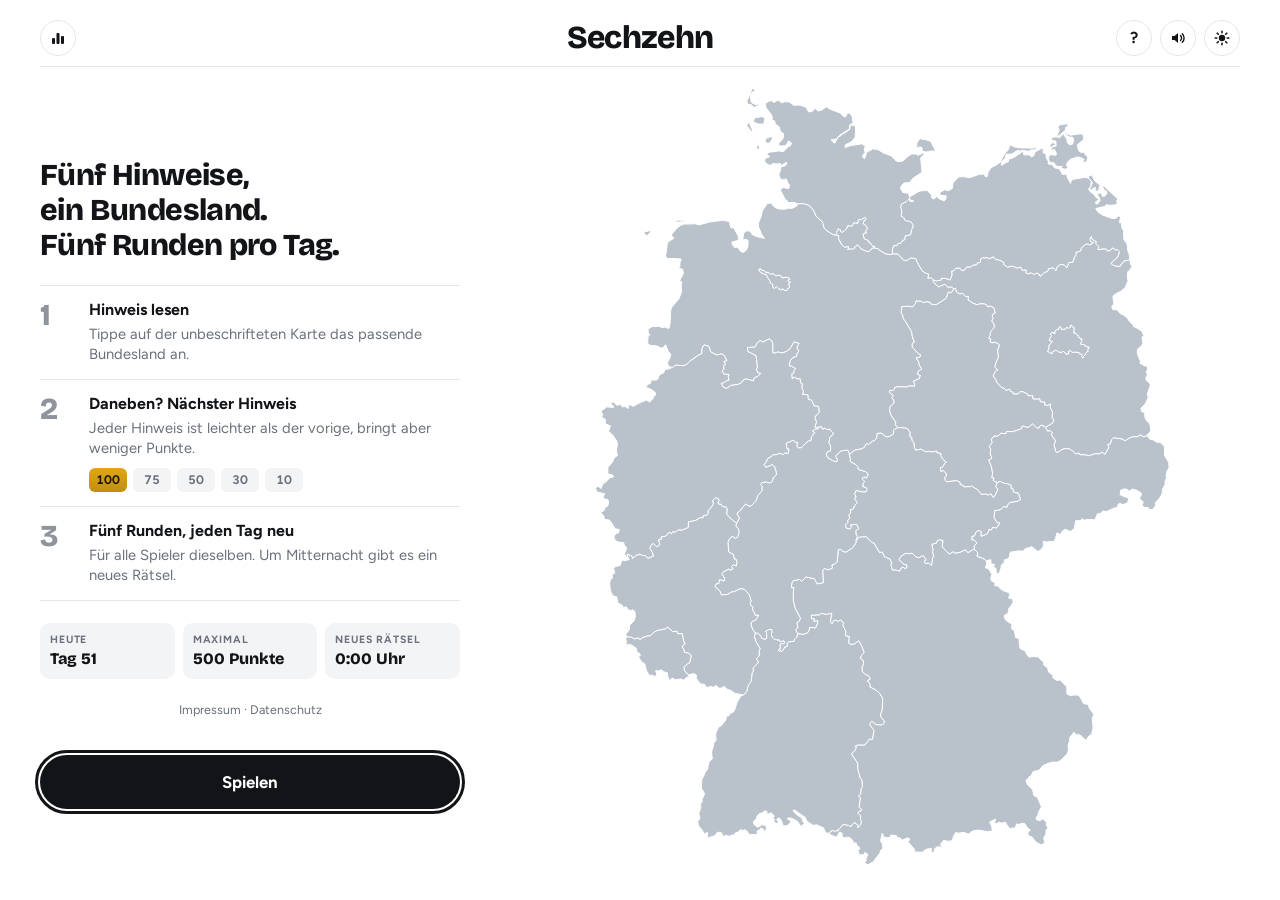
<file: sechzehn/index.html>
<!doctype html>
<html lang="de">
<head>
<meta charset="utf-8">
<meta name="viewport" content="width=device-width, initial-scale=1, viewport-fit=cover">
<title>Sechzehn</title>
<meta name="description" content="Fünf Hinweise, ein Bundesland. Jeden Tag ein neues Rätsel.">
<!-- Link-Vorschau. %SITE_URL% setzt der Veröffentlichungs-Workflow (.github/workflows/pages.yml) aus CONFIG.SITE_URL in app.js ein,
     damit die Adresse nur an einer Stelle steht. Lokal bleibt der Platzhalter stehen (stört nicht). -->
<meta property="og:type" content="website">
<meta property="og:locale" content="de_DE">
<meta property="og:site_name" content="Sechzehn">
<meta property="og:title" content="Sechzehn">
<meta property="og:description" content="Fünf Hinweise, ein Bundesland. Jeden Tag ein neues Rätsel.">
<meta property="og:url" content="%SITE_URL%/">
<meta property="og:image" content="%SITE_URL%/assets/brand/og-image.png">
<meta property="og:image:width" content="1200">
<meta property="og:image:height" content="630">
<meta property="og:image:alt" content="Sechzehn – das tägliche Bundesländer-Rätsel">
<meta name="twitter:card" content="summary_large_image">
<meta name="twitter:title" content="Sechzehn">
<meta name="twitter:description" content="Fünf Hinweise, ein Bundesland. Jeden Tag ein neues Rätsel.">
<meta name="twitter:image" content="%SITE_URL%/assets/brand/og-image.png">
<!-- Symbole und Web-App -->
<link rel="icon" href="assets/brand/favicon.ico" sizes="any">
<link rel="icon" href="assets/brand/favicon-32.png" type="image/png" sizes="32x32">
<link rel="apple-touch-icon" href="assets/brand/apple-touch-icon.png">
<link rel="manifest" href="manifest.webmanifest">
<meta name="theme-color" content="#111315">
<script>
  // Hell/Dunkel vor dem ersten Zeichnen festlegen, damit beim Laden nichts aufblitzt. Ohne eigene Wahl gilt die Systemeinstellung.
  // Im Entwicklermodus (nur lokal) erzwingt ?theme=light|dark den Modus, ohne ihn zu speichern (für Screenshots).
  (function () {
    var t = null, q = location.search, local = /^(localhost|127\.0\.0\.1|\[::1\]|)$/.test(location.hostname);
    try { t = localStorage.getItem('sechzehn-theme'); } catch (e) { }
    var m = local && /[?&]dev=1(&|$)/.test(q) && q.match(/[?&]theme=(light|dark)(&|$)/);
    if (m) t = m[1];
    if (t === 'light' || t === 'dark') document.documentElement.setAttribute('data-theme', t);
  })();
</script>
<link rel="preload" href="assets/fonts/bricolage-grotesque-latin.woff2" as="font" type="font/woff2" crossorigin>
<link rel="preload" href="assets/fonts/figtree-latin.woff2" as="font" type="font/woff2" crossorigin>
<link rel="stylesheet" href="style.css">
</head>
<body>
<div class="app">
  <div class="top">
    <div class="tools">
      <button class="iconbtn" id="statsbtn" type="button" aria-label="Statistik" aria-haspopup="dialog" aria-expanded="false"><svg viewBox="0 0 16 16" width="16" height="16" aria-hidden="true"><rect x="2" y="8" width="3" height="6" rx="1"/><rect x="6.5" y="3" width="3" height="11" rx="1"/><rect x="11" y="6" width="3" height="8" rx="1"/></svg></button>
      <button class="iconbtn diabtn" id="diabtn" type="button" aria-haspopup="dialog" hidden><span></span></button>
    </div>
    <h1>Sechzehn</h1>
    <div class="tools right">
      <button class="iconbtn" id="help" type="button" aria-label="Spielregeln">?</button>
      <button class="iconbtn" id="soundbtn" type="button" aria-label="Ton aus">
        <svg class="on" viewBox="0 0 16 16" width="16" height="16" aria-hidden="true"><path d="M2 6h2.6L8 3v10L4.6 10H2z"/><path d="M10.5 5.6a3.2 3.2 0 0 1 0 4.8M12.3 3.8a5.8 5.8 0 0 1 0 8.4" fill="none" stroke="currentColor" stroke-width="1.4" stroke-linecap="round"/></svg>
        <svg class="off" viewBox="0 0 16 16" width="16" height="16" aria-hidden="true"><path d="M2 6h2.6L8 3v10L4.6 10H2z"/><path d="M10.5 6l3.5 4M14 6l-3.5 4" fill="none" stroke="currentColor" stroke-width="1.4" stroke-linecap="round"/></svg>
      </button>
      <button class="iconbtn" id="themebtn" type="button" aria-label="Zum dunklen Modus wechseln">
        <svg class="sun" viewBox="0 0 16 16" width="16" height="16" aria-hidden="true"><circle cx="8" cy="8" r="3.2"/><g stroke="currentColor" stroke-width="1.6" stroke-linecap="round"><path d="M8 1.2v1.6M8 13.2v1.6M1.2 8h1.6M13.2 8h1.6M3.2 3.2l1.1 1.1M11.7 11.7l1.1 1.1M3.2 12.8l1.1-1.1M11.7 4.3l1.1-1.1"/></g></svg>
        <svg class="moon" viewBox="0 0 16 16" width="16" height="16" aria-hidden="true"><path d="M13.6 10.2A6 6 0 0 1 5.8 2.4a6 6 0 1 0 7.8 7.8z"/></svg>
      </button>
    </div>
  </div>
  <div id="sheet" hidden></div>
  <div class="status">
    <div class="pips" id="pips"></div>
    <div class="score" id="score"><b id="total">0</b><span>Punkte</span></div>
  </div>
  <div id="main"></div>
  <div class="bar"><div class="in" id="bar"></div></div>
</div>
<script src="sound.js"></script>
<script src="teilen.js"></script>
<script src="app.js"></script>
</body>
</html>
</file>
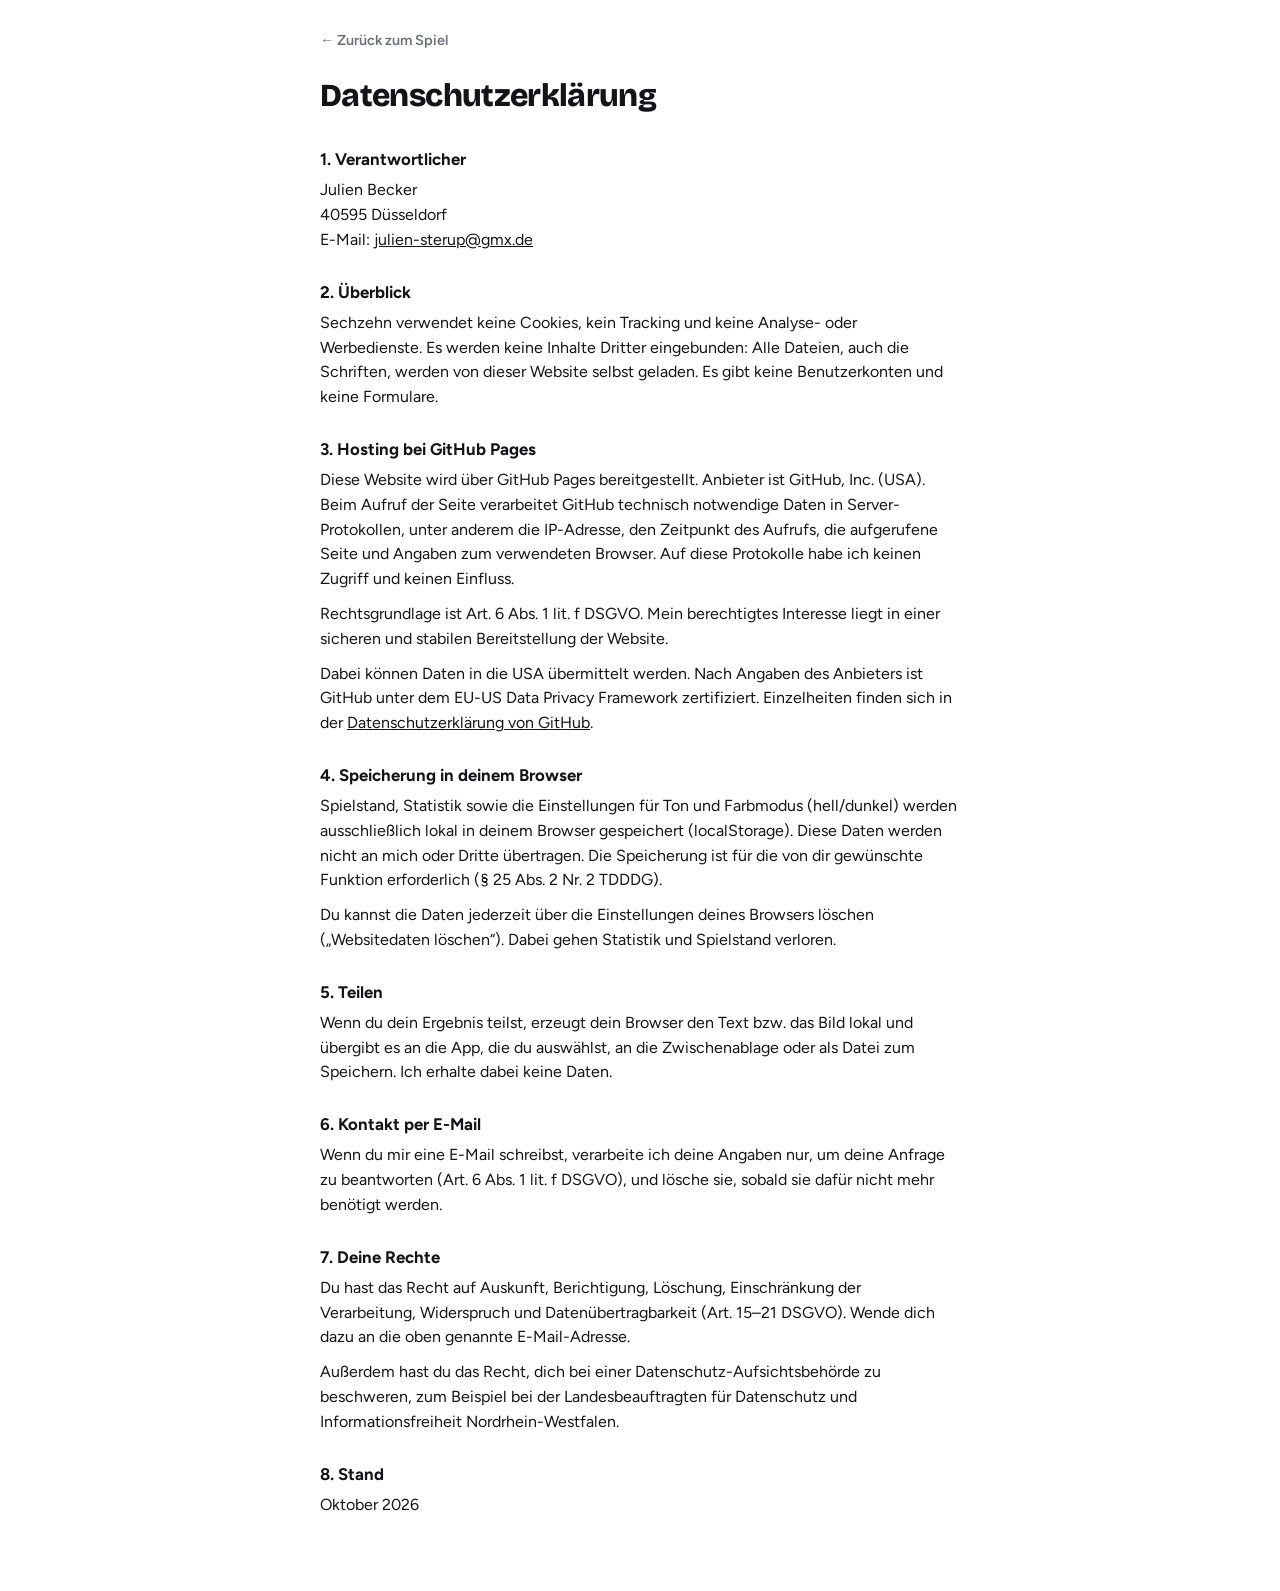
<file: sechzehn/datenschutz.html>
<!doctype html>
<html lang="de">
<head>
<meta charset="utf-8">
<meta name="viewport" content="width=device-width, initial-scale=1, viewport-fit=cover">
<title>Datenschutz · Sechzehn</title>
<meta name="robots" content="noindex">
<link rel="icon" href="assets/brand/favicon.ico" sizes="any">
<link rel="icon" href="assets/brand/favicon-32.png" type="image/png" sizes="32x32">
<script>
  (function () { var t = null; try { t = localStorage.getItem('sechzehn-theme'); } catch (e) { } if (t === 'light' || t === 'dark') document.documentElement.setAttribute('data-theme', t); })();
</script>
<link rel="stylesheet" href="style.css">
</head>
<body class="legalpage">
<main class="legal">
  <p class="back"><a href="./">← Zurück zum Spiel</a></p>
  <h1>Datenschutzerklärung</h1>

  <h2>1. Verantwortlicher</h2>
  <p>Julien Becker<br>40595 Düsseldorf<br>E-Mail: <a href="mailto:julien-sterup@gmx.de">julien-sterup@gmx.de</a></p>

  <h2>2. Überblick</h2>
  <p>Sechzehn verwendet keine Cookies, kein Tracking und keine Analyse- oder Werbedienste. Es werden keine Inhalte Dritter eingebunden: Alle Dateien, auch die Schriften, werden von dieser Website selbst geladen. Es gibt keine Benutzerkonten und keine Formulare.</p>

  <h2>3. Hosting bei GitHub Pages</h2>
  <p>Diese Website wird über GitHub Pages bereitgestellt. Anbieter ist GitHub, Inc. (USA). Beim Aufruf der Seite verarbeitet GitHub technisch notwendige Daten in Server-Protokollen, unter anderem die IP-Adresse, den Zeitpunkt des Aufrufs, die aufgerufene Seite und Angaben zum verwendeten Browser. Auf diese Protokolle habe ich keinen Zugriff und keinen Einfluss.</p>
  <p>Rechtsgrundlage ist Art. 6 Abs. 1 lit. f DSGVO. Mein berechtigtes Interesse liegt in einer sicheren und stabilen Bereitstellung der Website.</p>
  <p>Dabei können Daten in die USA übermittelt werden. Nach Angaben des Anbieters ist GitHub unter dem EU-US Data Privacy Framework zertifiziert. Einzelheiten finden sich in der <a href="https://docs.github.com/de/site-policy/privacy-policies/github-general-privacy-statement" rel="noopener">Datenschutzerklärung von GitHub</a>.</p>

  <h2>4. Speicherung in deinem Browser</h2>
  <p>Spielstand, Statistik sowie die Einstellungen für Ton und Farbmodus (hell/dunkel) werden ausschließlich lokal in deinem Browser gespeichert (localStorage). Diese Daten werden nicht an mich oder Dritte übertragen. Die Speicherung ist für die von dir gewünschte Funktion erforderlich (§ 25 Abs. 2 Nr. 2 TDDDG).</p>
  <p>Du kannst die Daten jederzeit über die Einstellungen deines Browsers löschen („Websitedaten löschen“). Dabei gehen Statistik und Spielstand verloren.</p>

  <h2>5. Teilen</h2>
  <p>Wenn du dein Ergebnis teilst, erzeugt dein Browser den Text bzw. das Bild lokal und übergibt es an die App, die du auswählst, an die Zwischenablage oder als Datei zum Speichern. Ich erhalte dabei keine Daten.</p>

  <h2>6. Kontakt per E-Mail</h2>
  <p>Wenn du mir eine E-Mail schreibst, verarbeite ich deine Angaben nur, um deine Anfrage zu beantworten (Art. 6 Abs. 1 lit. f DSGVO), und lösche sie, sobald sie dafür nicht mehr benötigt werden.</p>

  <h2>7. Deine Rechte</h2>
  <p>Du hast das Recht auf Auskunft, Berichtigung, Löschung, Einschränkung der Verarbeitung, Widerspruch und Datenübertragbarkeit (Art. 15–21 DSGVO). Wende dich dazu an die oben genannte E-Mail-Adresse.</p>
  <p>Außerdem hast du das Recht, dich bei einer Datenschutz-Aufsichtsbehörde zu beschweren, zum Beispiel bei der Landesbeauftragten für Datenschutz und Informationsfreiheit Nordrhein-Westfalen.</p>

  <h2>8. Stand</h2>
  <p>Oktober 2026</p>
</main>
</body>
</html>
</file>
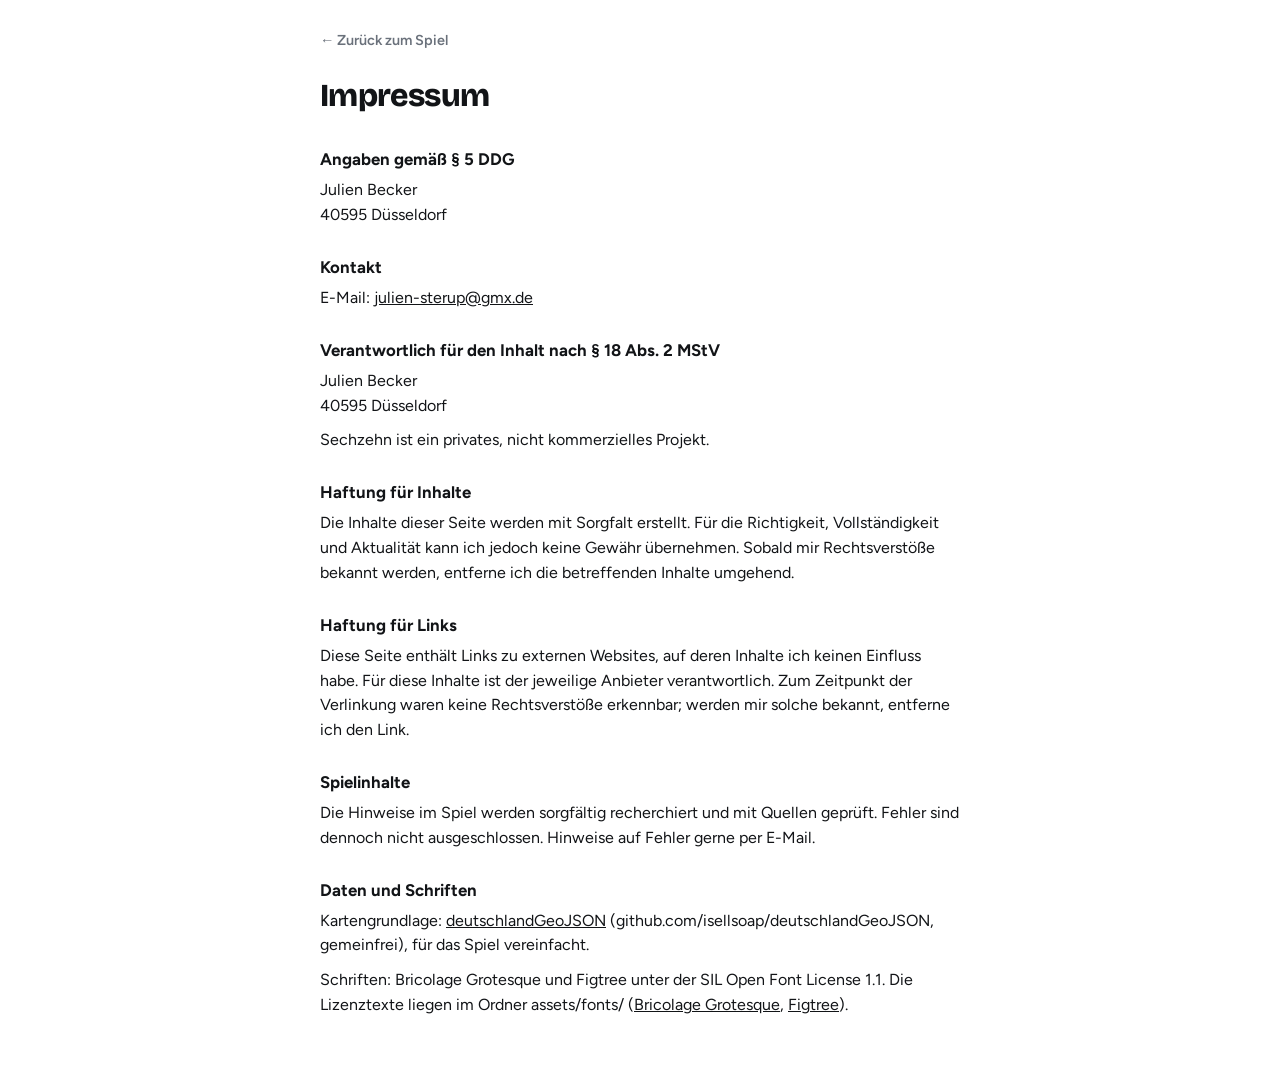
<file: sechzehn/impressum.html>
<!doctype html>
<html lang="de">
<head>
<meta charset="utf-8">
<meta name="viewport" content="width=device-width, initial-scale=1, viewport-fit=cover">
<title>Impressum · Sechzehn</title>
<meta name="robots" content="noindex">
<link rel="icon" href="assets/brand/favicon.ico" sizes="any">
<link rel="icon" href="assets/brand/favicon-32.png" type="image/png" sizes="32x32">
<script>
  (function () { var t = null; try { t = localStorage.getItem('sechzehn-theme'); } catch (e) { } if (t === 'light' || t === 'dark') document.documentElement.setAttribute('data-theme', t); })();
</script>
<link rel="stylesheet" href="style.css">
</head>
<body class="legalpage">
<main class="legal">
  <p class="back"><a href="./">← Zurück zum Spiel</a></p>
  <h1>Impressum</h1>

  <h2>Angaben gemäß § 5 DDG</h2>
  <p>Julien Becker<br>40595 Düsseldorf</p>

  <h2>Kontakt</h2>
  <p>E-Mail: <a href="mailto:julien-sterup@gmx.de">julien-sterup@gmx.de</a></p>

  <h2>Verantwortlich für den Inhalt nach § 18 Abs. 2 MStV</h2>
  <p>Julien Becker<br>40595 Düsseldorf</p>

  <p>Sechzehn ist ein privates, nicht kommerzielles Projekt.</p>

  <h2>Haftung für Inhalte</h2>
  <p>Die Inhalte dieser Seite werden mit Sorgfalt erstellt. Für die Richtigkeit, Vollständigkeit und Aktualität kann ich jedoch keine Gewähr übernehmen. Sobald mir Rechtsverstöße bekannt werden, entferne ich die betreffenden Inhalte umgehend.</p>

  <h2>Haftung für Links</h2>
  <p>Diese Seite enthält Links zu externen Websites, auf deren Inhalte ich keinen Einfluss habe. Für diese Inhalte ist der jeweilige Anbieter verantwortlich. Zum Zeitpunkt der Verlinkung waren keine Rechtsverstöße erkennbar; werden mir solche bekannt, entferne ich den Link.</p>

  <h2>Spielinhalte</h2>
  <p>Die Hinweise im Spiel werden sorgfältig recherchiert und mit Quellen geprüft. Fehler sind dennoch nicht ausgeschlossen. Hinweise auf Fehler gerne per E-Mail.</p>

  <h2>Daten und Schriften</h2>
  <p>Kartengrundlage: <a href="https://github.com/isellsoap/deutschlandGeoJSON" rel="noopener">deutschlandGeoJSON</a> (github.com/isellsoap/deutschlandGeoJSON, gemeinfrei), für das Spiel vereinfacht.</p>
  <p>Schriften: Bricolage Grotesque und Figtree unter der SIL Open Font License 1.1. Die Lizenztexte liegen im Ordner assets/fonts/ (<a href="assets/fonts/OFL-bricolage-grotesque.txt">Bricolage Grotesque</a>, <a href="assets/fonts/OFL-figtree.txt">Figtree</a>).</p>
</main>
</body>
</html>
</file>
<file: sechzehn/style.css>
/* Schriften selbst gehostet (assets/fonts, SIL Open Font License, Lizenztexte daneben): je eine variable woff2-Datei, nur Latin,
   nur die genutzten Gewichte. Keine Anfragen an Google Fonts. */
@font-face{font-family:"Bricolage Grotesque";font-style:normal;font-weight:600 800;font-display:swap;src:url(assets/fonts/bricolage-grotesque-latin.woff2) format("woff2")}
@font-face{font-family:"Figtree";font-style:normal;font-weight:400 700;font-display:swap;src:url(assets/fonts/figtree-latin.woff2) format("woff2")}
*{box-sizing:border-box}
body{margin:0}
[hidden]{display:none!important}
img{max-width:100%}
/* Layout: eine schmale Spielspalte (max. 500px), mittig. Oben Kopf + Rundenleiste, dann Hinweiskarte, Karte, unten fixierte Aktionsleiste. Kategorien haben eigene Farben.
   Die Spalte ist mindestens bildschirmhoch; die Karte füllt die Resthöhe über der Aktionsleiste, damit sie auf dem Handy ganz sichtbar bleibt. */
:root{
  --bar-h:80px;
  --bg:#FFFFFF;
  --ink:#121417;
  --muted:#6A717B;
  --line:#E4E7EB;
  --soft:#F3F4F6;
  /* Karte: Flächen kühles Mittelgrau, Grenzen als feine Linien in Hintergrundfarbe (--land-stroke), keine Außenkontur.
     Hover etwas dunkler, Auswahl dunkles Schiefergrau (neutral, nicht mit Rot/Grün zu verwechseln), Kontur der Hervorhebung = --ink. */
  --land:#B9C1CB;
  --land-hover:#8E99A6;
  --land-stroke:#FFFFFF;
  --land-wrong:#F2B8BB;
  --sel:#3A4554;
  --ok:#2E9E4F;
  --ok-soft:#D9F0E0;
  --bad:#D64045;
  --bad-soft:#F6DCDD;
  /* Gold nur für Volltreffer (richtig mit dem ersten Hinweis). Gehört zur Familie von --ok und --bad: gleiche Helligkeit und Sättigung,
     flach mit sehr dezentem vertikalem Verlauf (--gold-hi oben, --gold-lo unten je ca. 8 % der Helligkeit heller/dunkler), kein Rand. */
  --gold:#D19A12;--gold-hi:#E1A614;--gold-lo:#C08E11;--on-gold:#1F1600;
  --gold-grad:linear-gradient(180deg,var(--gold-hi),var(--gold-lo));
  /* Eis/Diamant nur für den perfekten Tag (500/500, Animation "Sechzehn Facetten") */
  --ice-1:#7FB4D6;--ice-2:#A9D3EC;--ice-3:#D6EEFA;--ice-edge:#2D6E96;--glow:rgba(70,150,210,.35);--t0:#3F7FAE;--t1:#6FA9D1;--t2:#A6D3EE;--t3:#DDF1FC;--facet-edge:rgba(255,255,255,.95);
  --c-politik:#2B59C3;
  --c-geografie:#0D8A8C;
  --c-kultur:#8A3FCF;
  --c-sport:#E0662B;
  --c-wirtschaft:#6F8A1E; /* Oliv; früher Goldbraun, Gold ist jetzt dem Volltreffer vorbehalten */
  --c-geschichte:#7A5444;
  --c-alltag:#C2417A;
  --c-personen:#8E2F4B; /* Bordeaux (Persönlichkeiten); dunkler und roter als Alltag-Pink, kein Signalrot */
  --on-cat:#FFFFFF;
  --font-display:"Bricolage Grotesque","Arial Black",Arial,sans-serif;
  --font-body:"Figtree","Segoe UI",Helvetica,Arial,sans-serif;
}
/* Dunkelmodus: Systemeinstellung, außer der Spieler hat selbst gewählt (data-theme am <html>, gesetzt vom Inline-Script in index.html) */
@media (prefers-color-scheme: dark){:root:not([data-theme="light"]){
  --bg:#111315;--ink:#F1F3F5;--muted:#9AA1AA;--line:#2A2E33;--soft:#1C1F23;
  --land:#353B42;--land-hover:#4E5761;--land-stroke:#111315;--land-wrong:#6B2F34;--sel:#C9D1DA;
  --ok:#4CC271;--ok-soft:#1D3A26;--bad:#F06A6E;--bad-soft:#3E2224;--gold:#EDBB3F;--gold-hi:#EFC255;--gold-lo:#EBB329;--ice-1:#5C9CC6;--ice-2:#9ACDEB;--ice-3:#E4F6FF;--ice-edge:#F2FBFF;--glow:rgba(150,215,255,.45);--t0:#2C6893;--t1:#4F92C2;--t2:#8EC6E8;--t3:#D8F1FF;--facet-edge:rgba(255,255,255,.85);
  --c-politik:#4B78E0;--c-geografie:#17A3A5;--c-kultur:#A262E3;--c-sport:#EE7A40;--c-wirtschaft:#7E9B24;--c-geschichte:#9A6D5B;--c-alltag:#DB5C94;--c-personen:#B4486A;
  color-scheme:dark}}
:root[data-theme="dark"]{
  --bg:#111315;--ink:#F1F3F5;--muted:#9AA1AA;--line:#2A2E33;--soft:#1C1F23;
  --land:#353B42;--land-hover:#4E5761;--land-stroke:#111315;--land-wrong:#6B2F34;--sel:#C9D1DA;
  --ok:#4CC271;--ok-soft:#1D3A26;--bad:#F06A6E;--bad-soft:#3E2224;--gold:#EDBB3F;--gold-hi:#EFC255;--gold-lo:#EBB329;--ice-1:#5C9CC6;--ice-2:#9ACDEB;--ice-3:#E4F6FF;--ice-edge:#F2FBFF;--glow:rgba(150,215,255,.45);--t0:#2C6893;--t1:#4F92C2;--t2:#8EC6E8;--t3:#D8F1FF;--facet-edge:rgba(255,255,255,.85);
  --c-politik:#4B78E0;--c-geografie:#17A3A5;--c-kultur:#A262E3;--c-sport:#EE7A40;--c-wirtschaft:#7E9B24;--c-geschichte:#9A6D5B;--c-alltag:#DB5C94;--c-personen:#B4486A;
  color-scheme:dark}

body{background:var(--bg);color:var(--ink);font-family:var(--font-body);font-size:16px;line-height:1.45;
  padding-left:max(16px,env(safe-area-inset-left,0px));padding-right:max(16px,env(safe-area-inset-right,0px));padding-block:0}
.app{max-width:500px;margin:0 auto;display:flex;flex-direction:column;gap:14px;min-height:100vh;min-height:100dvh;
  padding-block:12px calc(var(--bar-h) + 12px + env(safe-area-inset-bottom,0px))}
#main{flex:1 1 auto;display:flex;flex-direction:column;gap:10px;min-height:0}
button{font:inherit;cursor:pointer;color:inherit}
button:focus-visible{outline:3px solid var(--ink);outline-offset:2px} /* Kategoriefarben nur für Kategorien */
.st:focus{outline:none} /* Tastaturfokus zeigt dieselbe Hervorhebung wie Hover (Hover-Ebene), kein Rechteck */

/* Kopf */
.top{display:grid;grid-template-columns:1fr auto 1fr;align-items:center;border-bottom:1px solid var(--line);padding-bottom:10px}
.tools{display:flex;gap:8px}
.tools.right{justify-content:flex-end}
/* Umschalter Hell/Dunkel zeigt den aktuellen Modus (Sonne/Mond) */
#themebtn .moon{display:none}
/* Ton an/aus: Lautsprecher bzw. durchgestrichener Lautsprecher */
#soundbtn .off,#soundbtn.muted .on{display:none}
#soundbtn.muted .off{display:block}
@media (prefers-color-scheme: dark){:root:not([data-theme="light"]) #themebtn .sun{display:none}:root:not([data-theme="light"]) #themebtn .moon{display:block}}
:root[data-theme="dark"] #themebtn .sun{display:none}
:root[data-theme="dark"] #themebtn .moon{display:block}
.top h1{margin:0;text-align:center;font-family:var(--font-display);font-weight:800;font-size:2rem;letter-spacing:-.02em;line-height:1}
.top h1 small{display:block;font-family:var(--font-body);font-weight:500;font-size:.78rem;letter-spacing:.02em;color:var(--muted);margin-top:4px}
.iconbtn{width:36px;height:36px;border-radius:50%;border:1.5px solid var(--line);background:transparent;font-weight:700;display:grid;place-items:center}
.iconbtn svg{fill:currentColor}
.iconbtn[aria-expanded="true"]{background:var(--ink);color:var(--bg);border-color:var(--ink)}
/* Schmale Handys: rechts drei Knöpfe (Hilfe, Ton, Hell/Dunkel), links Statistik und ggf. Diamant – etwas kompakter, damit nichts überläuft */
@media (max-width:420px){.tools{gap:4px}.iconbtn{width:31px;height:31px}.iconbtn.diabtn{padding:0 7px 0 5px;gap:3px}.top h1{font-size:1.55rem}}

/* Rundenleiste + Punktestand */
.status{display:flex;align-items:center;justify-content:space-between;gap:12px}
.pips{display:flex;gap:6px}
.pip{width:30px;height:30px;border-radius:8px;background:var(--soft);display:grid;place-items:center;font-weight:700;font-size:.8rem;color:var(--muted);font-variant-numeric:tabular-nums;transition:background .3s,color .3s,transform .3s}
.pip.now{background:var(--ink);color:var(--bg)}
.pip.ok{background:var(--ok);color:#fff}
.pip.gold{background:var(--gold-grad);color:#fff} /* Volltreffer: wie .pip.ok, nur im Farbton anders */
.pip.bad{background:var(--bad);color:#fff}
.score{text-align:right;line-height:1}
.score b{display:block;font-family:var(--font-display);font-weight:800;font-size:2rem;font-variant-numeric:tabular-nums;letter-spacing:-.02em}
.score span{font-size:.72rem;text-transform:uppercase;letter-spacing:.1em;color:var(--muted);font-weight:600}
.score.bump b{animation:bump .5s ease}
@keyframes bump{40%{transform:scale(1.18);color:var(--ok)}}

/* Hinweise */
/* Frühere Hinweise: stehen über der aktuellen Hinweiskarte, vollständig und umbrochen. Noch nicht aufgedeckte Plätze sind ausgeblendet
   (den Fortschritt zeigen "Hinweis X von 5" und die Punkteleiste). */
.earlier{list-style:none;margin:0;padding:0;display:flex;flex-direction:column;gap:6px;color:var(--muted);font-size:.9rem;line-height:1.4}
.earlier:not(.has),.earlier .hint.empty{display:none}
.earlier .hint{display:grid;grid-template-columns:10px minmax(0,1fr);gap:10px;align-items:start}
.earlier i{width:10px;height:10px;border-radius:3px;display:block;margin-top:calc((1.4em - 10px) / 2)}
.card{border-radius:16px;padding:14px 18px 16px;color:var(--on-cat);display:flex;flex-direction:column;gap:8px;animation:deal .35s ease}
@keyframes deal{from{transform:translateY(8px) rotate(-1deg);opacity:.2}}
/* Verbrauchte Karte auf dem Weg in die Hinweisliste (Position/Größe setzt flyIntoList) */
.card.ghost{position:fixed;margin:0;z-index:5;pointer-events:none;transform-origin:0 0;animation:none;overflow:hidden}
.card .head{display:flex;justify-content:space-between;align-items:center;gap:8px;font-size:.78rem;font-weight:700;text-transform:uppercase;letter-spacing:.1em;opacity:.92}
.card p{margin:0;font-size:1.22rem;font-weight:600;line-height:1.35;text-wrap:pretty}
/* Punkteskala: eine durchgehende Leiste mit fünf Werten. Die Markierung (.thumb) sitzt auf dem aktuellen Wert
   und gleitet bei einem falschen Tipp ein Feld weiter; verbrauchte Werte werden blass. */
.ladder{--i:0;position:relative;display:grid;grid-template-columns:repeat(5,1fr);padding:3px;border-radius:11px;background:var(--soft)}
.ladder .thumb{position:absolute;top:3px;bottom:3px;left:3px;width:calc((100% - 6px) / 5);border-radius:8px;background:var(--ink);
  box-shadow:0 2px 8px -2px rgba(0,0,0,.35);transform:translateX(calc(var(--i) * 100%));transition:transform .45s cubic-bezier(.3,1.25,.5,1)}
.rung{position:relative;z-index:1;padding:6px 0;text-align:center;font-weight:700;font-size:.88rem;color:var(--muted);font-variant-numeric:tabular-nums;
  transition:color .3s,opacity .35s}
.rung.gone{opacity:.32}
.rung.live{color:var(--bg)}
.stake{position:relative;display:flex;flex-direction:column;gap:6px}
/* Rundenergebnis liegt über Einsatz und Punkteleiter, damit die Höhe gleich bleibt */
.stake .verdict{position:absolute;inset:0;display:flex;align-items:center;justify-content:center;opacity:0;transform:scale(.96);pointer-events:none;
  transition:opacity .25s,transform .35s cubic-bezier(.3,1.4,.5,1)}
.stake.done .verdict{opacity:1;transform:none}
.stake.done .cap,.stake.done .ladder{visibility:hidden}
.stake .cap{font-size:.72rem;font-weight:700;text-transform:uppercase;letter-spacing:.08em;color:var(--muted)}

/* Unsichtbare Messkarte für maxCardHeight() (höchste Hinweiskarte der Runde) */
.card.measure{position:absolute;left:-9999px;top:0;visibility:hidden;animation:none;pointer-events:none}

/* Handy (alles außer dem Desktop-Raster, Grenzwerte = DESKTOP in app.js), Spielansicht: wachsender Block über fester Karte.
   - Hinweisblock (.hintblock: frühere Hinweise einzeilig mit "…", aktuelle Hinweiskarte, Punkteleiter direkt darunter) liegt mit
     deckendem Hintergrund über der Karte; unten ein 16-px-Verlauf in die Karte (Teil des Blocks, fängt Berührungen mit ab).
   - Kartenbereich (.mapwrap) = ganzer Bereich zwischen Rundenleiste und Aktionsleiste, overflow: hidden; die Karte darin ist unten
     verankert, ihre Höhe setzt sizeMap je Runde (passt bei Hinweis 1 ganz unter den Block).
   - Zoom und Verschieben über die viewBox (mapZoom in app.js); touch-action: none nur auf der Karte. */
@media not all and (min-width:880px) and (min-height:540px){
  .earlier{gap:4px}
  .earlier .hint{cursor:pointer;-webkit-tap-highlight-color:transparent}
  .earlier .hint span{white-space:nowrap;overflow:hidden;text-overflow:ellipsis}
  .earlier .hint.open span{white-space:normal}
  body.playing .stake .cap{display:none} /* die markierte Stufe zeigt den Einsatz */
  body.playing .card p{font-size:1.1rem}
  body.playing #main{position:relative}
  .hintblock{position:relative;z-index:3;display:flex;flex-direction:column;gap:10px;padding-bottom:16px;
    background:linear-gradient(to bottom,var(--bg) calc(100% - 16px),color-mix(in srgb,var(--bg) 0%,transparent))}
  .hintblock.growing{overflow:hidden}
  .mapwrap.zoomable{position:absolute;inset:0;z-index:1;min-height:0;overflow:hidden}
}
@media (min-width:880px) and (min-height:540px){.hintblock{display:contents}}
.mapwrap.zoomable svg{touch-action:none;-webkit-user-select:none;user-select:none;-webkit-tap-highlight-color:transparent}
/* "Ganze Karte": klein und dezent unten rechts in der Karte, nur gezoomt oder verschoben */
.mapreset{position:absolute;bottom:8px;right:6px;z-index:4;padding:5px 11px;border:1px solid var(--line);border-radius:999px;background:var(--bg);
  color:var(--ink);font-size:.78rem;font-weight:700;box-shadow:0 2px 8px -4px rgba(0,0,0,.35)}
/* Einmaliger Hinweis beim ersten Spiel auf einem Touch-Gerät (unten in der Karte, oben liegt der Hinweisblock) */
.zoomtip{position:absolute;bottom:10px;left:50%;transform:translateX(-50%);z-index:4;padding:6px 12px;border-radius:999px;background:var(--ink);color:var(--bg);
  font-size:.8rem;font-weight:600;white-space:nowrap;pointer-events:none;animation:tipIn .3s ease both;transition:opacity .3s}
.zoomtip.out{opacity:0}
@keyframes tipIn{from{opacity:0;transform:translate(-50%,-4px)}}

/* Karte */
.mapwrap{position:relative;flex:1 1 0;min-height:180px}
.mapwrap svg{position:absolute;inset:0;width:100%;height:100%;max-width:380px;margin:0 auto;display:block;touch-action:manipulation}
/* Basiskarte (buildMap in app.js): ein Pfad je Land, Grenzen als feine Linien in Hintergrundfarbe (1,3 px auf dem Bildschirm),
   Stadtstaaten zuletzt gezeichnet. Die Pfade bewegen sich nie (kein transform, keine Umsortierung, nie ausgeblendet); Zustände ändern
   nur die Füllung. Keine Außenkontur: die Karte hebt sich über die Flächenfarbe ab. */
.st{fill:var(--land);stroke:var(--land-stroke);stroke-width:1.3px;vector-effect:non-scaling-stroke;stroke-linejoin:round;fill-rule:evenodd;
  cursor:pointer;transition:fill .12s ease-out}
.st.wrong{fill:var(--land-wrong);cursor:not-allowed}
.st.flash{animation:flash .6s ease}
@keyframes flash{0%,40%{fill:var(--bad)}}
.st.right{fill:var(--ok)}
.st.miss{fill:var(--bad)}
/* Hervorhebungsebene: genau zwei Pfade (Auswahl/Lösung, Hover), die den Umriss des Landes per setAttribute('d') übernehmen.
   Nur Füllung und Kontur, 2 px Kontur in Textfarbe (hell dunkel, dunkel hell), Übergang nur auf fill (120 ms ease-out). Ohne .on ist
   die Füllung durchsichtig und die Kontur aus, der Umriss darf liegen bleiben. Keine Bewegung, kein Schatten. */
.hls{pointer-events:none}
.hl{fill:transparent;stroke:none;stroke-width:2px;vector-effect:non-scaling-stroke;stroke-linejoin:round;fill-rule:evenodd;transition:fill .12s ease-out}
.hl.on{stroke:var(--ink)}
.hl.hov.on{fill:var(--land-hover)}
.hl.sel.on,.hl.hov.on.issel{fill:var(--sel)}
/* Gelöst: Füllung über den Verlauf #gold-grad (in buildMap, senkrecht wie 180°). Seine Stopps sind normal alle grün (= flaches --ok).
   Volltreffer: jackpot() setzt .jackpot an die Karte, die Stopps werden sofort golden und gleiten nach 1 s weich (0,5 s) zurück ins Grün. */
.hl.sel.on.right{fill:url(#gold-grad)}
#gold-grad stop{stop-color:var(--ok);transition:stop-color .5s ease-in-out}
.jackpot #gold-grad stop{transition:none}
.jackpot #gold-grad stop:nth-child(1){stop-color:var(--gold-hi)}
.jackpot #gold-grad stop:nth-child(2){stop-color:var(--gold-lo)}
.hl.sel.on.miss{fill:var(--bad)}
.hit{fill:transparent;cursor:pointer}
.hit.off{display:none}
/* Ländernamen. Die SVG-Karte wird skaliert; --u (Karteneinheiten pro Bildschirmpixel) setzt sizeMap(). Ziel bei 1920×1080 (u ≈ 1,14 bei 800 Einheiten Kartenbreite):
   17 px Bildschirmgröße = 19,5 Karteneinheiten, Lösung 19,5 px = 22,4 Einheiten. Nach oben begrenzt auf genau diese Karteneinheiten,
   damit die Namen auf kleineren Karten nicht über die Grenzen wachsen (sie werden dort proportional kleiner, mindestens 11 bzw. 12 px).
   Positionen: LABELS in app.js, geprüft bei 1920×1080 (alle 16 Namen gleichzeitig und jedes Lösungsschild: keine Überlappung,
   keine Grenzüberschreitung). Normale Namen: Textfarbe mit Kontur in Hintergrundfarbe, dadurch auf jeder Landesfarbe lesbar. */
.lab{pointer-events:none}
.lab:not(.show){display:none}
.lab text{font-family:var(--font-body);font-weight:700;font-size:clamp(calc(11px * var(--u,1)),calc(17px * var(--u,1)),19.5px);fill:var(--ink);
  paint-order:stroke;stroke:var(--bg);stroke-width:calc(4px * var(--u,1));stroke-linejoin:round}
.lab .lead{stroke:var(--ink);stroke-width:calc(1.25px * var(--u,1));stroke-linecap:round;opacity:.75}
.lab .dot{fill:var(--ink)}
.lab .pill{display:none}
/* Lösung: Name auf einem kräftigen Schild, deutlich von den falsch getippten Ländern abgesetzt */
.lab.answer text{fill:var(--bg);stroke:none;font-weight:800;font-size:clamp(calc(12px * var(--u,1)),calc(19.5px * var(--u,1)),22.4px)}
.lab.answer .pill{display:inline;fill:var(--ink);filter:drop-shadow(0 2px 3px rgba(0,0,0,.3))}
.lab.answer .lead{opacity:1}
.mapwrap.static .st{cursor:default}
/* Punkte-Abzeichen über dem gelösten Land (Position setzt pointsBadge). Nur Position und Deckkraft animieren, damit die Schrift scharf bleibt. */
.burst{position:absolute;z-index:3;transform:translate(-50%,-100%);padding:7px 14px 8px;border-radius:999px;background:var(--ok);color:#fff;
  font-family:var(--font-display);font-weight:800;font-size:1.35rem;line-height:1;letter-spacing:-.01em;font-variant-numeric:tabular-nums;white-space:nowrap;
  box-shadow:0 8px 20px -6px rgba(0,0,0,.45),0 0 0 3px var(--bg);pointer-events:none;-webkit-font-smoothing:antialiased;
  animation:rise 1.6s cubic-bezier(.2,.8,.2,1) forwards}
@keyframes rise{
  0%{opacity:0;transform:translate(-50%,-60%)}
  14%{opacity:1;transform:translate(-50%,-100%)}
  70%{opacity:1;transform:translate(-50%,-150%)}
  100%{opacity:0;transform:translate(-50%,-185%)}}
/* Volltreffer: "Volltreffer! +100" golden und etwas größer; Konfetti auf einem Canvas über der Karte (confetti() in app.js) */
.burst.gold{background:var(--gold-grad);color:var(--on-gold);font-size:1.6rem;padding:9px 18px 10px}
.confetti{position:absolute;inset:0;width:100%;height:100%;z-index:2;pointer-events:none}
/* Glanzlicht: ein schräger, halbtransparenter weißer Streifen (30 % Breite) wandert einmal über das goldene Element (0,8 s, ease-in-out).
   Rundenindikator: replay(pip, 'shine') beim Volltreffer; Endbildschirm: Klasse shine mit Startzeit --sd. Keine Dauerschleife.
   Bei "Bewegung reduzieren" laufen keine Animationen, der Streifen bleibt außerhalb des Elements unsichtbar. */
.pip.gold,.cell.gd{position:relative;overflow:hidden}
.shine::after{content:"";position:absolute;inset:0;pointer-events:none;transform:translateX(-120%);
  background:linear-gradient(105deg,transparent 35%,rgba(255,255,255,.7) 50%,transparent 65%);
  animation:sheen .8s ease-in-out var(--sd,0ms) 1 both}
@keyframes sheen{from{transform:translateX(-120%)}to{transform:translateX(120%)}}
/* Funkelsterne am Rundenindikator (sparkles() in app.js), vierzackig, auf- und abblendend */
.pips{position:relative}
.spark{position:absolute;pointer-events:none;background:linear-gradient(135deg,var(--gold-hi),var(--gold));
  clip-path:polygon(50% 0,62% 38%,100% 50%,62% 62%,50% 100%,38% 62%,0 50%,38% 38%);
  animation:sparkle .6s ease-in-out both}
@keyframes sparkle{0%{opacity:0;transform:scale(0) rotate(0)}50%{opacity:1;transform:scale(1) rotate(45deg)}100%{opacity:0;transform:scale(.2) rotate(90deg)}}

.verdict{text-align:center;font-weight:700;font-size:1rem;padding:8px 10px;border-radius:12px}
.verdict.ok{background:var(--ok-soft);color:var(--ok)}
.verdict.bad{background:var(--bad-soft);color:var(--bad)}

/* Aktionsleiste */
.bar{position:fixed;left:0;right:0;bottom:0;background:var(--bg);border-top:1px solid var(--line);
  padding-top:12px;padding-bottom:calc(12px + env(safe-area-inset-bottom,0px));
  padding-left:max(16px,env(safe-area-inset-left,0px));padding-right:max(16px,env(safe-area-inset-right,0px))}
.bar .in{max-width:500px;margin:0 auto;display:flex;flex-wrap:wrap;gap:10px}
.btn{flex:1;white-space:nowrap;border:0;border-radius:999px;padding:15px 20px;font-weight:700;font-size:1.05rem;background:var(--ink);color:var(--bg);transition:transform .1s,opacity .2s}
.btn:active{transform:scale(.97)}
.btn:disabled{opacity:.3;cursor:not-allowed}
.btn.ghost{background:transparent;color:var(--ink);border:1.5px solid var(--ink);flex:0 0 auto}
.shake{animation:shake .4s ease}
@keyframes shake{20%,60%{transform:translateX(-6px)}40%,80%{transform:translateX(6px)}}

/* Auswertung */
.end{display:flex;flex-direction:column;gap:16px;text-align:center;align-items:center;padding-top:8px}
.end .big{font-family:var(--font-display);font-weight:800;font-size:4.5rem;line-height:1;letter-spacing:-.04em;font-variant-numeric:tabular-nums}
.end .of{color:var(--muted);font-weight:600;margin-top:-8px}
/* Ergebnisraster als festes Spaltenraster: Kästchen immer gleich groß, Namen bündig, Punkte rechtsbündig */
.grid{display:flex;flex-direction:column;gap:6px;width:100%;max-width:420px}
.grow{display:grid;grid-template-columns:repeat(5,30px) minmax(0,1fr) 36px;gap:6px;align-items:center}
.cell{--fc:var(--soft);width:30px;height:30px;border-radius:7px;background:var(--fc)}
.cell.r{--fc:var(--bad)}
.cell.g{--fc:var(--ok)}
.cell.gd{--fc:var(--gold-grad)} /* Volltreffer-Runde auf dem Endbildschirm */
/* Aufdecken direkt nach dem Spiel: Kästchen drehen sich nacheinander um (Startzeit --d), die Farbe wechselt hochkant.
   Name und Punkte einer Zeile erscheinen, sobald ihr letztes Kästchen aufgedeckt ist. Takt: REVEAL in app.js. */
.reveal .cell{animation:flip .4s ease-in-out var(--d) both}
@keyframes flip{
  0%{transform:rotateX(0);background:var(--soft)}
  49.9%{transform:rotateX(90deg);background:var(--soft)}
  50%{transform:rotateX(90deg);background:var(--fc)}
  100%{transform:rotateX(0);background:var(--fc)}}
.reveal .grow span,.reveal .grow em{animation:fadein .3s ease-out var(--d) both}
@keyframes fadein{from{opacity:0;transform:translateX(-4px)}}
.grow span{text-align:left;font-size:.9rem;font-weight:600;line-height:1.15;padding-left:8px;min-width:0;overflow-wrap:anywhere}
.grow em{font-style:normal;font-weight:700;text-align:right;font-variant-numeric:tabular-nums}
/* Auf der Auswertung stehen Punkte und Rundenverlauf schon im Raster: Rundenleiste oben ausblenden */
body:not(.playing) .status{display:none}
.note{color:var(--muted);font-size:.85rem;min-height:1.2em;margin:0}
.next{margin:0;font-weight:600;color:var(--muted)}
.next b{color:var(--ink);font-variant-numeric:tabular-nums;font-weight:700}
.statnote{margin:0;color:var(--muted);font-size:.85rem}
/* Auswertung: Teilen steht direkt unter dem Countdown (nicht in der festen Leiste), darunter eine dezente Statistikzeile.
   Die ganze Statistik steht im Statistikfenster (Kopfzeile oder "Alle Statistiken →"). */
body[data-view="end"] .bar{display:none}
body[data-view="end"] .app{padding-bottom:calc(32px + env(safe-area-inset-bottom,0px))}
.end .actions{display:flex;flex-wrap:wrap;gap:10px;width:100%;max-width:420px}
.end .note:empty{display:none}
.statline{margin:2px 0 0;color:var(--muted);font-size:.9rem}
.statline b{color:var(--ink);font-weight:700;font-variant-numeric:tabular-nums;display:inline-block}
.statline .rec{font-style:normal;font-weight:700;color:var(--ok)}
.statline .up{animation:streakUp .9s cubic-bezier(.3,1.5,.5,1)}
@keyframes streakUp{25%{transform:scale(1.18);color:var(--ok)}60%{color:var(--ok)}}
.statline .rec.pop{display:inline-block;animation:recordPop .5s cubic-bezier(.3,1.5,.5,1)}
@keyframes recordPop{from{opacity:0;transform:scale(.9)}}
.linkbtn{padding:0;border:0;background:none;color:var(--ink);font-weight:700;text-decoration:underline;text-decoration-color:var(--line);text-underline-offset:3px}
.linkbtn:hover{text-decoration-color:currentColor}
.sharetext{width:100%;max-width:420px;padding:8px 10px;border:1px solid var(--line);border-radius:10px;background:var(--soft);color:var(--ink);font:inherit;font-size:.85rem;resize:none}
.copybuf{position:fixed;left:-9999px;top:0;opacity:0}

/* Kopfzeile: Diamant mit Anzahl der perfekten Tage (ab 1) */
.iconbtn.diabtn{width:auto;padding:0 10px 0 8px;border-radius:999px;display:inline-flex;align-items:center;gap:5px;font-size:.85rem;font-variant-numeric:tabular-nums}

/* Statistikfenster: von rechts (Desktop 560px, Handy ganze Breite), volle Höhe, eigener Scrollbereich; der Rest abgedunkelt.
   Ein- und Ausblenden 200 ms (bei "Bewegung reduzieren" ohne, globale Regel am Ende). */
body.noscroll{overflow:hidden}
.drawer{position:fixed;inset:0;z-index:50}
.drawer .scrim{position:absolute;inset:0;background:rgba(10,12,15,.45);opacity:0;transition:opacity .2s ease}
.drawer .panel{position:absolute;top:0;right:0;bottom:0;width:min(560px,100%);overflow-y:auto;overscroll-behavior:contain;background:var(--bg);
  border-left:1px solid var(--line);box-shadow:-18px 0 40px -24px rgba(0,0,0,.45);padding:20px 28px 32px;display:flex;flex-direction:column;gap:26px;
  transform:translateX(24px);opacity:0;transition:transform .2s ease-out,opacity .2s ease-out}
.drawer.open .scrim{opacity:1}
.drawer.open .panel{transform:none;opacity:1}
.phead{display:flex;align-items:center;justify-content:space-between;gap:12px}
.phead h2{margin:0;font-family:var(--font-display);font-weight:800;font-size:1.5rem;letter-spacing:-.01em}
.pclose{font-size:.95rem}
.ps{display:flex;flex-direction:column;gap:10px}
.ps h3{margin:0;font-size:.75rem;font-weight:700;text-transform:uppercase;letter-spacing:.1em;color:var(--muted)}
.ps .cap{margin:0;font-size:.75rem;color:var(--muted)}
.kpis{display:grid;grid-template-columns:repeat(4,minmax(0,1fr));gap:8px}
.kpi{display:flex;flex-direction:column;align-items:center;gap:4px;padding:12px 4px 10px;border-radius:12px;background:var(--soft);text-align:center}
.kpi b{font-family:var(--font-display);font-weight:800;font-size:1.6rem;line-height:1;font-variant-numeric:tabular-nums}
.kpi span{font-size:.72rem;font-weight:600;line-height:1.15;color:var(--muted)}
/* Abzeichen: noch nicht erreicht = ausgegraut */
.badges{display:flex;flex-direction:column;gap:8px}
.badge{display:grid;grid-template-columns:48px minmax(0,1fr);gap:14px;align-items:center;padding:12px 14px;border:1px solid var(--line);border-radius:12px}
.badge .bicon{display:grid;place-items:center}
.badge b{display:block;font-weight:700}
.badge p{margin:2px 0 0;font-size:.85rem;color:var(--muted);line-height:1.35}
.badge:not(.locked) .gem{filter:drop-shadow(0 0 6px var(--glow))}
.badge.locked{background:var(--soft);border-color:transparent}
.badge.locked .bicon{filter:grayscale(1);opacity:.4}
.badge.locked b{color:var(--muted)}
/* Kalender: 7 Spalten × 5 Wochen, Kästchen 30px. Grün in drei Stufen (gemischt mit dem Hintergrund: hell zarter, dunkel dunkler),
   500 = Diamant-Kästchen wie im Ergebnisraster, heute mit Rahmen. */
.cal{position:relative;align-self:flex-start}
.calgrid{display:grid;grid-template-columns:repeat(7,30px);gap:5px}
.calgrid span{font-size:.68rem;font-weight:700;color:var(--muted);text-align:center}
.calgrid i,.legend i{display:block;width:30px;height:30px;border-radius:7px;background:var(--soft);box-shadow:inset 0 0 0 1px var(--line)}
.calgrid i.future{background:none;box-shadow:inset 0 0 0 1px var(--line);opacity:.4}
.calgrid i.l1,.legend i.l1{background:color-mix(in srgb,var(--ok) 35%,var(--bg));box-shadow:none}
.calgrid i.l2,.legend i.l2{background:color-mix(in srgb,var(--ok) 65%,var(--bg));box-shadow:none}
.calgrid i.l3,.legend i.l3{background:var(--ok);box-shadow:none}
.calgrid i.dia,.legend i.dia{background:linear-gradient(135deg,var(--ice-3),var(--ice-2) 50%,var(--ice-1));box-shadow:0 0 7px var(--glow)}
.calgrid i.today{outline:2px solid var(--ink);outline-offset:2px}
.caltip{position:absolute;z-index:2;padding:4px 8px;border-radius:6px;background:var(--ink);color:var(--bg);font-size:.75rem;font-weight:600;white-space:nowrap;pointer-events:none}
.legend{display:flex;flex-wrap:wrap;gap:6px 14px;font-size:.72rem;color:var(--muted)}
.legend span{display:inline-flex;align-items:center;gap:5px}
.legend i{width:12px;height:12px;border-radius:3px}
/* "Gelöst mit Hinweis": waagerechte Balken, neutral grau, nur der höchste Wert grün, Anzahl am Balkenende */
.hbars{display:flex;flex-direction:column;gap:6px}
.hrow{display:grid;grid-template-columns:18px minmax(0,1fr);gap:8px;align-items:center}
.hrow>span{font-size:.8rem;font-weight:700;color:var(--muted);text-align:center}
.htrack{display:flex;align-items:center;gap:8px;min-width:0}
.htrack i{display:block;height:18px;min-width:3px;max-width:calc(100% - 36px);border-radius:0 5px 5px 0;background:var(--land)}
.htrack em{font-style:normal;font-size:.8rem;font-weight:600;color:var(--muted);font-variant-numeric:tabular-nums}
.hrow.hmax i{background:var(--ok)}
.hrow.hmax em,.hrow.hmax>span{color:var(--ink)}
/* Volltreffer-Karte: je mit dem ersten Hinweis gelöste Länder in Gold, Rest neutral */
.hitmap{display:grid;grid-template-columns:170px minmax(0,1fr);gap:18px;align-items:center}
.hitmap svg{width:100%;height:auto;display:block}
.hitmap path{fill:var(--land);stroke:var(--bg);stroke-width:1px;vector-effect:non-scaling-stroke;stroke-linejoin:round;fill-rule:evenodd}
.hitmap path.hit{fill:var(--gold)}
.hitmap b{display:block;font-family:var(--font-display);font-weight:800;font-size:1.8rem;line-height:1.1}
.hitmap p{margin:4px 0 0;font-size:.85rem;color:var(--muted);line-height:1.4}
/* Teilen-Fenster: Handy von unten (Blatt), Desktop mittig als Dialog. Vorschau des Bildes verkleinert, Formatwahl als Segmente,
   Sticker-Vorschau auf Schachbrett (transparenter Hintergrund). */
.drawer.dialog .panel{top:auto;left:0;right:0;bottom:0;width:100%;max-height:94vh;max-height:94dvh;border-left:0;border-top:1px solid var(--line);
  border-radius:18px 18px 0 0;padding:16px 20px calc(20px + env(safe-area-inset-bottom,0px));gap:14px;transform:translateY(32px);box-shadow:0 -18px 40px -24px rgba(0,0,0,.45)}
.drawer.dialog.open .panel{transform:none}
@media (min-width:880px) and (min-height:540px){
  .drawer.dialog .panel{top:50%;left:50%;right:auto;bottom:auto;width:min(520px,calc(100vw - 32px));max-height:calc(100vh - 48px);
    border:1px solid var(--line);border-radius:18px;padding:20px 26px 24px;transform:translate(-50%,-47%)}
  .drawer.dialog.open .panel{transform:translate(-50%,-50%)}
}
.sformats{display:flex;gap:4px;padding:4px;border-radius:999px;background:var(--soft);align-self:center}
.sformats label{position:relative}
.sformats input{position:absolute;opacity:0;inset:0;margin:0;cursor:pointer}
.sformats span{display:block;padding:7px 16px;border-radius:999px;font-weight:700;font-size:.9rem;color:var(--muted)}
.sformats input:checked+span{background:var(--bg);color:var(--ink);box-shadow:0 1px 4px rgba(0,0,0,.15)}
.sformats input:focus-visible+span{outline:3px solid var(--ink);outline-offset:1px}
.spreview{display:grid;place-items:center;min-height:0}
.spreview canvas{display:block;max-width:100%;height:auto;max-height:min(46vh,520px);width:auto;border-radius:12px;box-shadow:0 6px 24px -10px rgba(0,0,0,.45);outline:1px solid var(--line)} /* Rand: Bild im gleichen Modus wie das Fenster */
.spreview[data-fmt="sticker"] canvas{box-shadow:none;background:repeating-conic-gradient(#8a8f96 0 25%,#6c7178 0 50%) 0 0/28px 28px}
.sactions{display:flex;flex-wrap:wrap;gap:8px}
.sactions .btn{flex:1 1 100%;padding:12px 18px;font-size:1rem}
.sactions .btn.ghost{flex:1 1 0}
.drawer.dialog .note:empty{display:none}
.drawer.dialog .sharetext{max-width:none}
/* Entwicklermodus &bild=…: nur das Teilen-Bild 1:1 (für Screenshots); Sticker auf mittlerem Grau wie über einem Foto */
body.sharebild{margin:0;padding:0;background:#777}
body.sharebild canvas{display:block}
@media (max-width:420px){.drawer .panel{padding:16px 16px 28px}.hitmap{grid-template-columns:120px minmax(0,1fr)}.calgrid{grid-template-columns:repeat(7,minmax(0,30px))}}

/* Impressum und Datenschutz (eigene Seiten) und dezente Links dorthin (Hilfe-Blatt, Startbildschirm) */
.legalpage .legal{max-width:640px;margin:0 auto;padding:28px 0 64px;line-height:1.55}
.legal h1{font-family:var(--font-display);font-weight:800;font-size:2rem;letter-spacing:-.02em;margin:18px 0 8px}
.legal h2{font-size:1.05rem;margin:26px 0 6px}
.legal p{margin:0 0 10px}
.legal a{color:var(--ink)}
.legal .back a{color:var(--muted);text-decoration:none;font-weight:600;font-size:.9rem}
.legallinks{margin:0;font-size:.78rem;color:var(--muted);text-align:center}
.legallinks a{color:inherit;text-decoration:none}
.legallinks a:hover{text-decoration:underline}
.sheet .legallinks{text-align:left}
.intro .legallinks{order:9} /* Startbildschirm: ganz unten in der linken Spalte */
/* Entwicklermodus (?dev=1) */
.devpanel{position:fixed;right:12px;bottom:calc(var(--bar-h) + 12px);z-index:30;max-width:270px;padding:8px 12px;border:1.5px dashed var(--muted);border-radius:12px;
  background:var(--bg);font-size:.8rem;box-shadow:0 10px 24px -12px rgba(0,0,0,.4)}
body[data-view="end"] .devpanel{bottom:12px} /* auf der Auswertung gibt es keine feste Leiste */
.devpanel summary{cursor:pointer;font-weight:700}
.devpanel p{margin:6px 0}
.devpanel label{display:flex;justify-content:space-between;align-items:center;gap:8px;margin-top:6px}
.devpanel input{width:90px;font:inherit;padding:3px 6px;border:1px solid var(--line);border-radius:6px;background:var(--bg);color:var(--ink)}
.devpanel button{display:block;width:100%;margin-top:6px;padding:5px;border:1px solid var(--line);border-radius:8px;background:var(--soft);font-weight:600}
.devpanel output{display:block;margin-top:6px;color:var(--muted);white-space:pre-line}

/* Karte der Auswertung nur auf dem Desktop (Handyansicht folgt später) */
.end ~ .mapwrap{display:none}

/* Hilfe */
.sheet{border:1px solid var(--line);border-radius:16px;padding:16px 18px;background:var(--soft);display:flex;flex-direction:column;gap:10px}
.sheet h2{margin:0;font-family:var(--font-display);font-weight:800;font-size:1.3rem}
.sheet p{margin:0;font-size:.95rem}
.cats{display:flex;flex-wrap:wrap;gap:6px}
.cats span{color:var(--on-cat);font-size:.75rem;font-weight:700;padding:3px 9px;border-radius:999px;text-transform:uppercase;letter-spacing:.06em}
.days{display:flex;gap:6px;align-items:center;font-size:.85rem;color:var(--muted)}
.days button{border:1.5px solid var(--line);background:transparent;border-radius:999px;padding:4px 12px;font-weight:600}
.days button[aria-pressed="true"]{background:var(--ink);color:var(--bg);border-color:var(--ink)}
/* Startbildschirm (im normalen Seitenrahmen, mit derselben Kopfzeile): die 16 Länder setzen sich zur Karte zusammen,
   dann Regeln und "Spielen"/"Weiterspielen". Neutrale Farben, Kategoriefarben bleiben den Kategorien vorbehalten. */
.mapwrap.logo{order:-1;flex:1 1 150px;min-height:150px;pointer-events:none} /* Handy: Karte füllt den freien Platz über dem Text. Nicht anklickbar. */
.mapwrap.logo .lands path{fill:var(--land);stroke:var(--land-stroke);stroke-width:1px;vector-effect:non-scaling-stroke;stroke-linejoin:round;fill-rule:evenodd;transform-box:fill-box;transform-origin:center;
  animation:landIn .55s cubic-bezier(.3,1.45,.5,1) calc(var(--i) * 45ms) both}
@keyframes landIn{from{opacity:0;transform:scale(.3)}}
/* Demo auf der Startkarte (startIntroDemo in app.js, Tempo in DEMO_CONFIG): exakt die Farben des Spiels. Fehltipp --bad, beim nächsten
   Tipp --land-wrong, richtig --ok, Volltreffer im ersten Tipp --gold (flach, damit Ein- und Ausblenden weich bleiben). Hover wie im Spiel.
   Übergänge über --demo-fade, ease-in-out. */
.mapwrap.logo .lands path{transition:fill var(--demo-fade,.8s) ease-in-out}
.mapwrap.logo .lands path.demo-wrong{fill:var(--bad)}
.mapwrap.logo .lands path.demo-pale{fill:var(--land-wrong)}
.mapwrap.logo .lands path.demo-right{fill:var(--ok)}
.mapwrap.logo .lands path.demo-gold{fill:var(--gold)}
.mapwrap.logo .hl{stroke:var(--ink);stroke-opacity:0;transition:fill var(--demo-fade,.8s) ease-in-out,stroke-opacity var(--demo-fade,.8s) ease-in-out}
.mapwrap.logo .hl.on{stroke-opacity:1}

/* Startbildschirm, linke Spalte: ruhig und neutral, die Farbe kommt von der Karte (einzige Ausnahme: das goldene "100").
   Überschrift, drei Schritte mit feinen Trennlinien (große gedämpfte Ziffer, fette Kurzüberschrift, eine Zeile Erklärung),
   Punkteleiter, drei Kacheln im Stil der Statistik, darunter der Button. */
.intro{display:flex;flex-direction:column;gap:22px;max-width:440px;margin:0 auto;width:100%}
.intro .tag{margin:0;font-family:var(--font-display);font-weight:800;font-size:1.6rem;line-height:1.15;letter-spacing:-.02em;text-align:center}
.steps{list-style:none;margin:0;padding:0;border-top:1px solid var(--line)}
.steps li{display:grid;grid-template-columns:2.2rem minmax(0,1fr);gap:14px;align-items:start;padding:14px 0;border-bottom:1px solid var(--line)}
.steps .num{font-family:var(--font-display);font-weight:800;font-size:1.9rem;line-height:1;color:var(--muted);opacity:.75}
.steps b{display:block;font-weight:700;line-height:1.3}
.steps p{margin:3px 0 0;color:var(--muted);font-size:.92rem;line-height:1.4}
.ladder-mini{display:flex;gap:6px;margin-top:9px}
.ladder-mini span{min-width:38px;padding:3px 0;border-radius:6px;background:var(--soft);color:var(--muted);font-size:.78rem;font-weight:700;
  text-align:center;font-variant-numeric:tabular-nums}
.ladder-mini .gd{background:var(--gold-grad);color:var(--on-gold)} /* 100 = Volltreffer */
.facts{display:grid;grid-template-columns:repeat(3,minmax(0,1fr));gap:8px}
.fact{display:flex;flex-direction:column;gap:3px;min-width:0;padding:9px 10px 10px;border-radius:10px;background:var(--soft)}
.fact span{font-size:.66rem;font-weight:700;text-transform:uppercase;letter-spacing:.08em;color:var(--muted)}
.fact b{font-family:var(--font-display);font-weight:800;font-size:clamp(.95rem,1.25vw,1.15rem);line-height:1.15;overflow-wrap:anywhere}
.intro .tag,.steps li,.facts,body[data-view="intro"] .bar .btn{animation:introUp .5s cubic-bezier(.2,.7,.3,1) both}
.intro .tag{animation-delay:.45s}
.steps li:nth-child(1){animation-delay:.6s}.steps li:nth-child(2){animation-delay:.68s}.steps li:nth-child(3){animation-delay:.76s}
.facts{animation-delay:.86s}body[data-view="intro"] .bar .btn{animation-delay:.92s}
@keyframes introUp{from{opacity:0;transform:translateY(12px)}}
.intro.out,.mapwrap.logo.out,.btn.out{animation:introOut .28s ease-in forwards;pointer-events:none}
@keyframes introOut{to{opacity:0;transform:translateY(-14px)}}

/* Desktop: ein Raster für Start, Spiel und Auswertung, damit Breite und Kopfzeile nie springen.
   Links Text und Button (Spiel: Hinweise, Punkteskala), rechts die große Karte über die ganze Höhe.
   #main wird mit display:contents aufgelöst, damit seine Teile direkt im Raster von .app liegen. Grenzwerte = DESKTOP in app.js. */
@media (min-width:880px) and (min-height:540px){
  .app{max-width:1200px;display:grid;grid-template-columns:clamp(320px,34vw,420px) minmax(0,1fr);
    grid-template-rows:auto auto auto auto auto auto auto 1fr;column-gap:64px;row-gap:14px;
    height:100vh;height:100dvh;min-height:0;padding-block:20px 28px}
  #main{display:contents}
  .top{grid-column:1/-1;grid-row:1}
  #sheet{grid-column:1;grid-row:2}
  .status{grid-column:1;grid-row:3}
  .earlier{grid-column:1;grid-row:4;margin-top:6px}
  .cardslot{grid-column:1;grid-row:5}
  .stake{grid-column:1;grid-row:6}
  .intro,.end{grid-column:1;grid-row:3/7;align-self:start;padding-top:24px}
  /* Startbildschirm: linke Spalte (Text und Button) vertikal zur Karte zentriert; Zeilen 3 und 6 sind gleich große Puffer */
  body[data-view="intro"] .app{grid-template-rows:auto auto 1fr auto auto 1fr}
  body[data-view="intro"] .intro{grid-row:4;padding-top:0}
  body[data-view="intro"] .app > .bar{grid-row:5;padding-top:22px}
  .app > .bar{grid-column:1;grid-row:7;position:static;padding:6px 0 0;border:0;background:none}
  .app > .bar .in{max-width:none}
  .mapwrap,.end ~ .mapwrap{display:block;grid-column:2;grid-row:2/-1;min-height:0}
  .mapwrap svg{max-width:none}
  /* Auswertung: Ist die linke Spalte höher als das Fenster, wächst das Raster mit. Die Karte bleibt trotzdem genau so hoch wie der
     sichtbare Bereich unter der Kopfzeile (20px Rand + Kopfzeile + 14px Abstand ≈ 82px oben, 28px unten) und bleibt beim Scrollen stehen. */
  body[data-view="end"] .mapwrap{align-self:start;position:sticky;top:20px;height:calc(100vh - 110px);height:calc(100dvh - 110px)}
  /* Start und Auswertung linksbündig wie die Spielspalte */
  .intro{max-width:none;margin:0}
  .intro .tag{font-size:1.9rem;text-wrap:balance;text-align:left}
  .end{align-items:flex-start;text-align:left}
  .end .grid{max-width:none}
}

/* Niedrige Handys (z. B. iPhone SE): engere Abstände, kompaktere Karte, damit die Deutschlandkarte Platz behält */
@media (max-height:740px){
  /* Startbildschirm auf niedrigen Handys verdichten, damit er ohne Scrollen passt (Desktop-Raster ist davon nicht betroffen) */
  .intro{gap:10px}
  .intro .tag{font-size:1.3rem}
  .steps li{padding:7px 0;gap:10px}
  .steps .num{font-size:1.4rem}
  .steps b{font-size:.95rem}
  .steps p{font-size:.82rem;line-height:1.3;margin-top:1px}
  .ladder-mini{margin-top:5px}
  .fact{padding:6px 8px 7px}
  .mapwrap.logo{flex-basis:90px;min-height:90px}
  .app{gap:10px;padding-top:8px}
  #main,.hintblock{gap:8px}
  .top{padding-bottom:8px}
  .top h1 small{display:none}
  .card{padding:12px 16px 14px;gap:6px}
  .card p{font-size:1.1rem}
  .pip{width:28px;height:28px}
  .score b{font-size:1.6rem}
  .earlier{font-size:.85rem;gap:4px}
  .stake .cap{display:none} /* die hervorgehobene Punktestufe zeigt den Einsatz bereits */
  .stake .verdict{padding:0 10px}
}
@media (prefers-reduced-motion:reduce){*,*::before,*::after{animation:none!important;transition:none!important}}

/* "Sechzehn Facetten" (perfekter Tag, 500/500; facetsStart in app.js, Zeiten in FACETTEN_CONFIG): Die Karte wird zum Diamanten.
   Facetten = eigene Ebene über der Basiskarte, je Land ein Pfad mit eigenem Verlauf (Ton --t0…--t3 und Lichtrichtung fest je Land,
   FACETS in app.js; Nachbarn nie gleicher Ton), weiße Schliffkanten (--facet-edge). Weiches Leuchten dahinter, Lichtstrahl als weitere
   Ebene (mix-blend-mode: screen), Funken als kleine Sterne. Die Basispfade bleiben unverändert und bewegen sich nicht.
   --ice-1/2/3 nur noch für Punktzahl und Diamant-Felder im Raster. */
.st.fgold{fill:var(--gold)}
.facets{pointer-events:none}
.facets path{stroke:var(--facet-edge);stroke-width:1.2px;vector-effect:non-scaling-stroke;stroke-linejoin:round;fill-rule:evenodd;
  opacity:0;transition:opacity var(--ff,.7s) ease-in-out var(--fd,0ms)}
.facets path.on{opacity:1}
.facets-now .facets path,.facets-now .facet-glow{transition:none!important}
.facet-glow{position:absolute;inset:0;z-index:0;pointer-events:none;opacity:0;transition:opacity 1.2s ease-in-out;
  background:radial-gradient(ellipse 50% 50% at 50% 50%,color-mix(in srgb,var(--glow) 70%,transparent) 0%,color-mix(in srgb,var(--glow) 45%,transparent) 55%,transparent 100%)}
.facet-glow.on{opacity:1}
.mapwrap.static svg{z-index:1}
.beam{mix-blend-mode:screen;pointer-events:none}
.fspark{position:absolute;z-index:3;pointer-events:none;width:12px;height:12px;margin:-6px 0 0 -6px;background:#fff;
  clip-path:polygon(50% 0,62% 38%,100% 50%,62% 62%,50% 100%,38% 62%,0 50%,38% 38%);filter:drop-shadow(0 0 2px var(--ice-edge));
  animation:fspark .9s ease-in-out both}
@keyframes fspark{0%{opacity:0;transform:scale(.1) rotate(0)}45%{opacity:1;transform:scale(1) rotate(22deg)}100%{opacity:0;transform:scale(.3) rotate(45deg)}}
.facet-kicker{margin:0 0 4px;font-size:.75rem;font-weight:800;letter-spacing:.16em;text-transform:uppercase;color:var(--ice-edge);opacity:0;transition:opacity .8s ease}
.facet-head{margin:0 0 6px;font-family:var(--font-display);font-weight:800;font-size:1.25rem;line-height:1.2;opacity:0;transform:translateY(6px);transition:opacity .8s ease,transform .8s ease}
.facet-kicker.on,.facet-head.on{opacity:1;transform:none}
/* Punktzahl: nur Verlaufsfüllung. Endet in --ice-edge (hell dunkelblau, dunkel fast weiß), damit sie in beiden Modi lesbar bleibt. */
.end .big.ice{background:linear-gradient(160deg,var(--ice-2),var(--ice-1) 50%,var(--ice-edge));-webkit-background-clip:text;background-clip:text;color:transparent}
.cell.dia{--fc:linear-gradient(135deg,var(--ice-3),var(--ice-2) 50%,var(--ice-1));box-shadow:0 0 8px var(--glow)}
.facet-replay{margin-top:6px;padding:4px 10px;border:1px solid var(--line);border-radius:999px;background:transparent;color:var(--muted);font-size:.78rem;font-weight:600}
.facet-replay:hover{color:var(--ink);border-color:var(--muted)}
</file>
